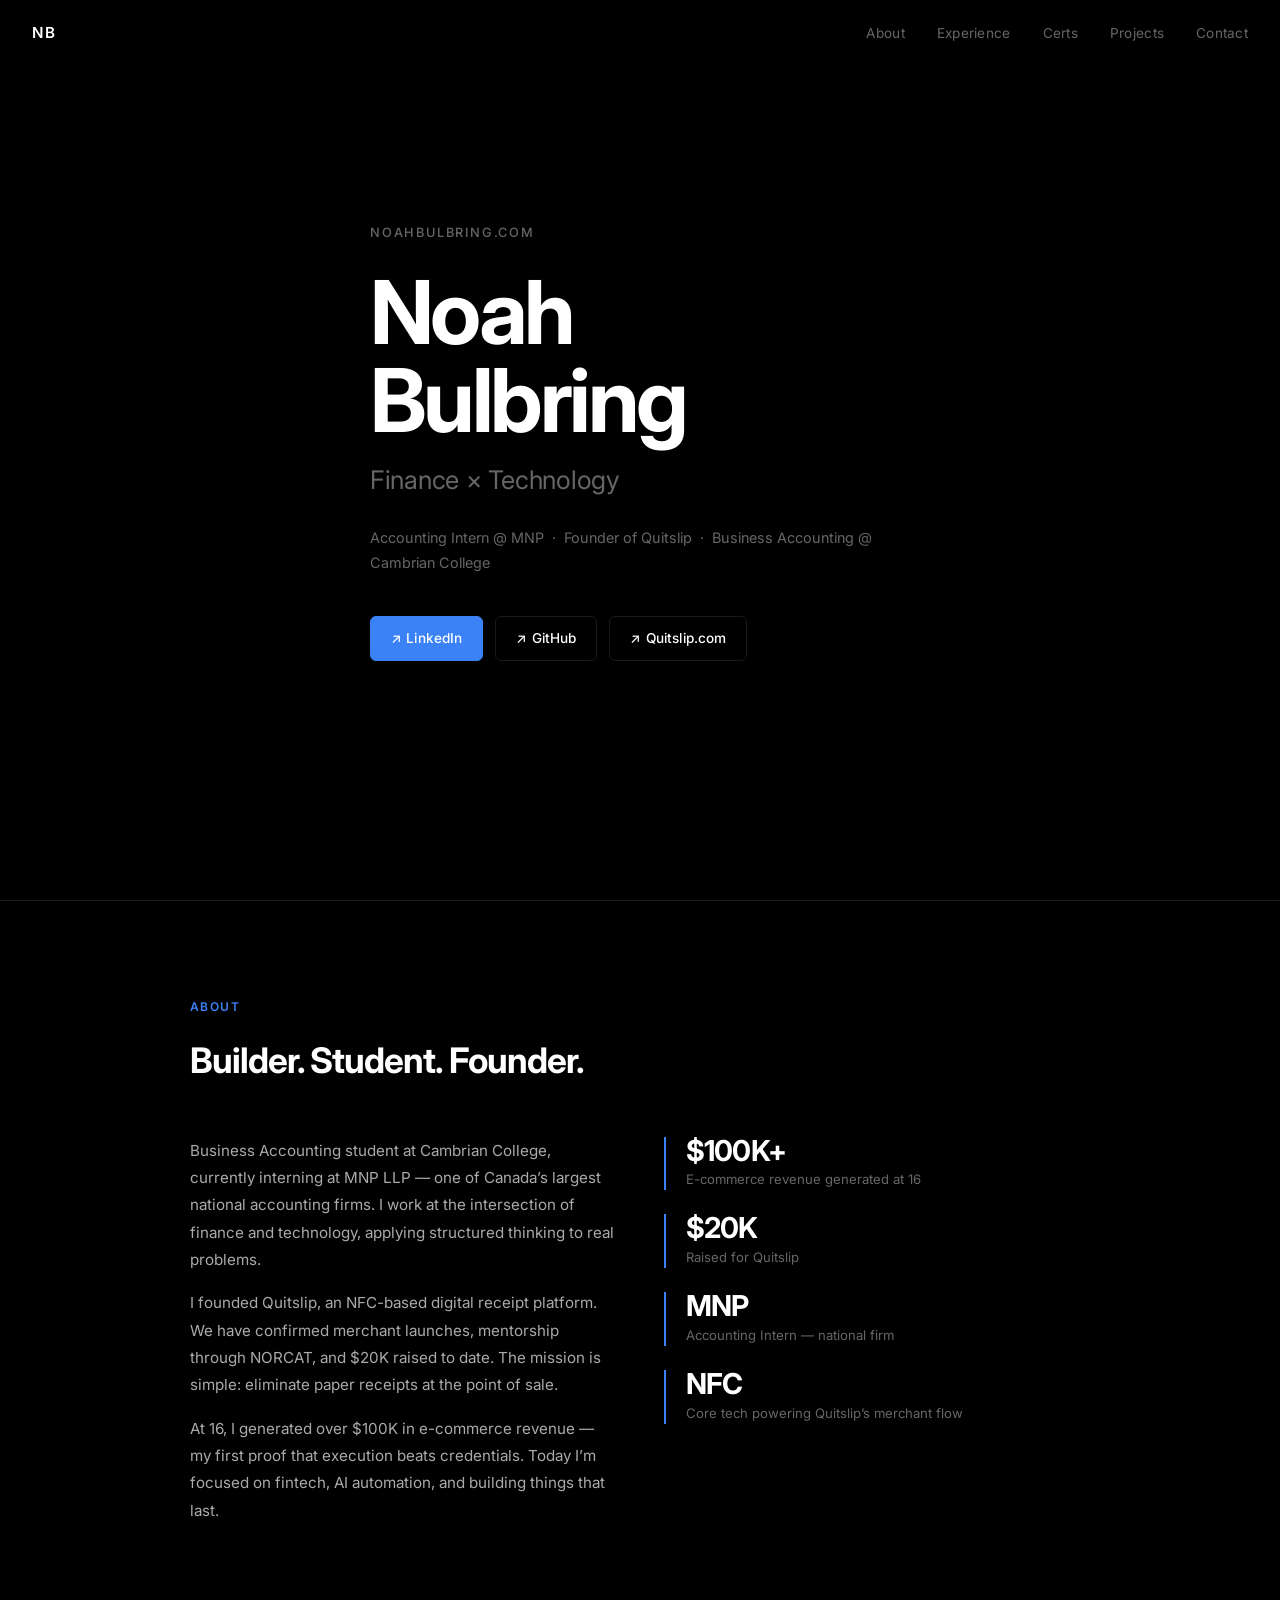
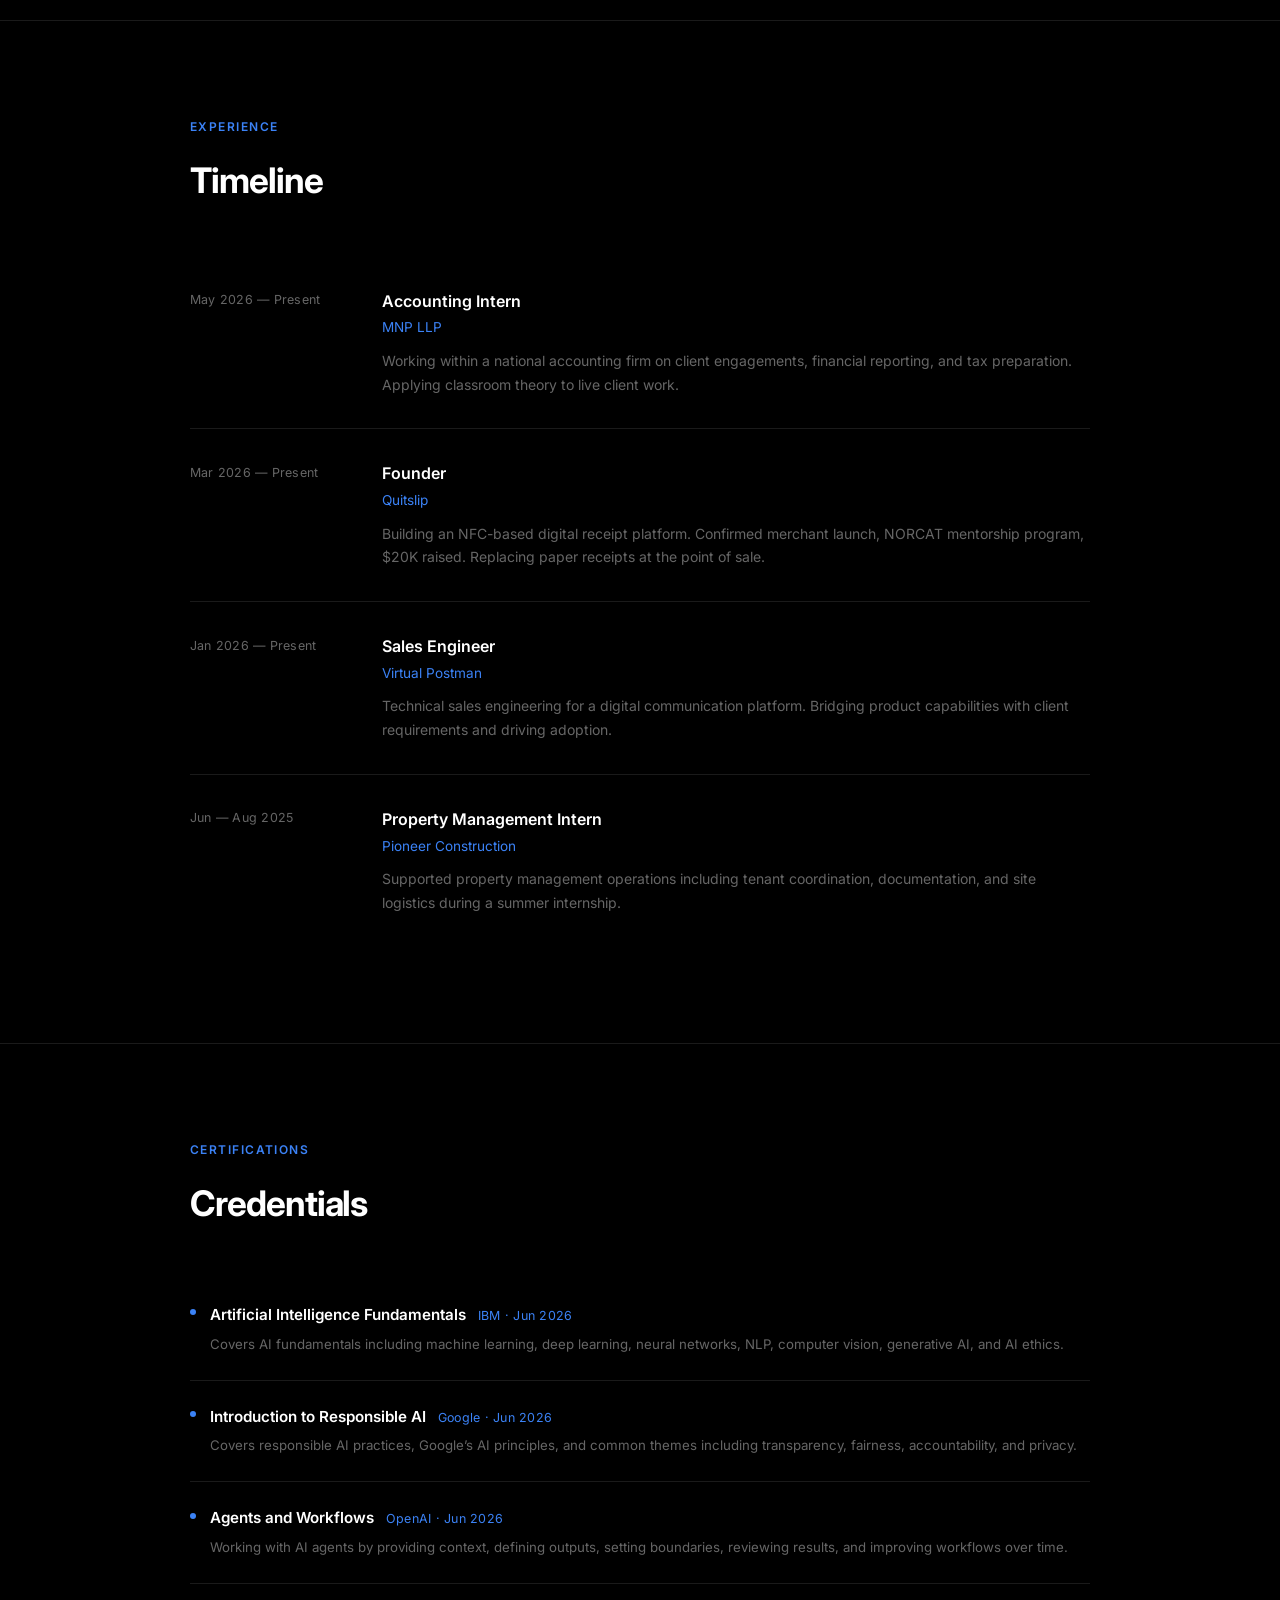
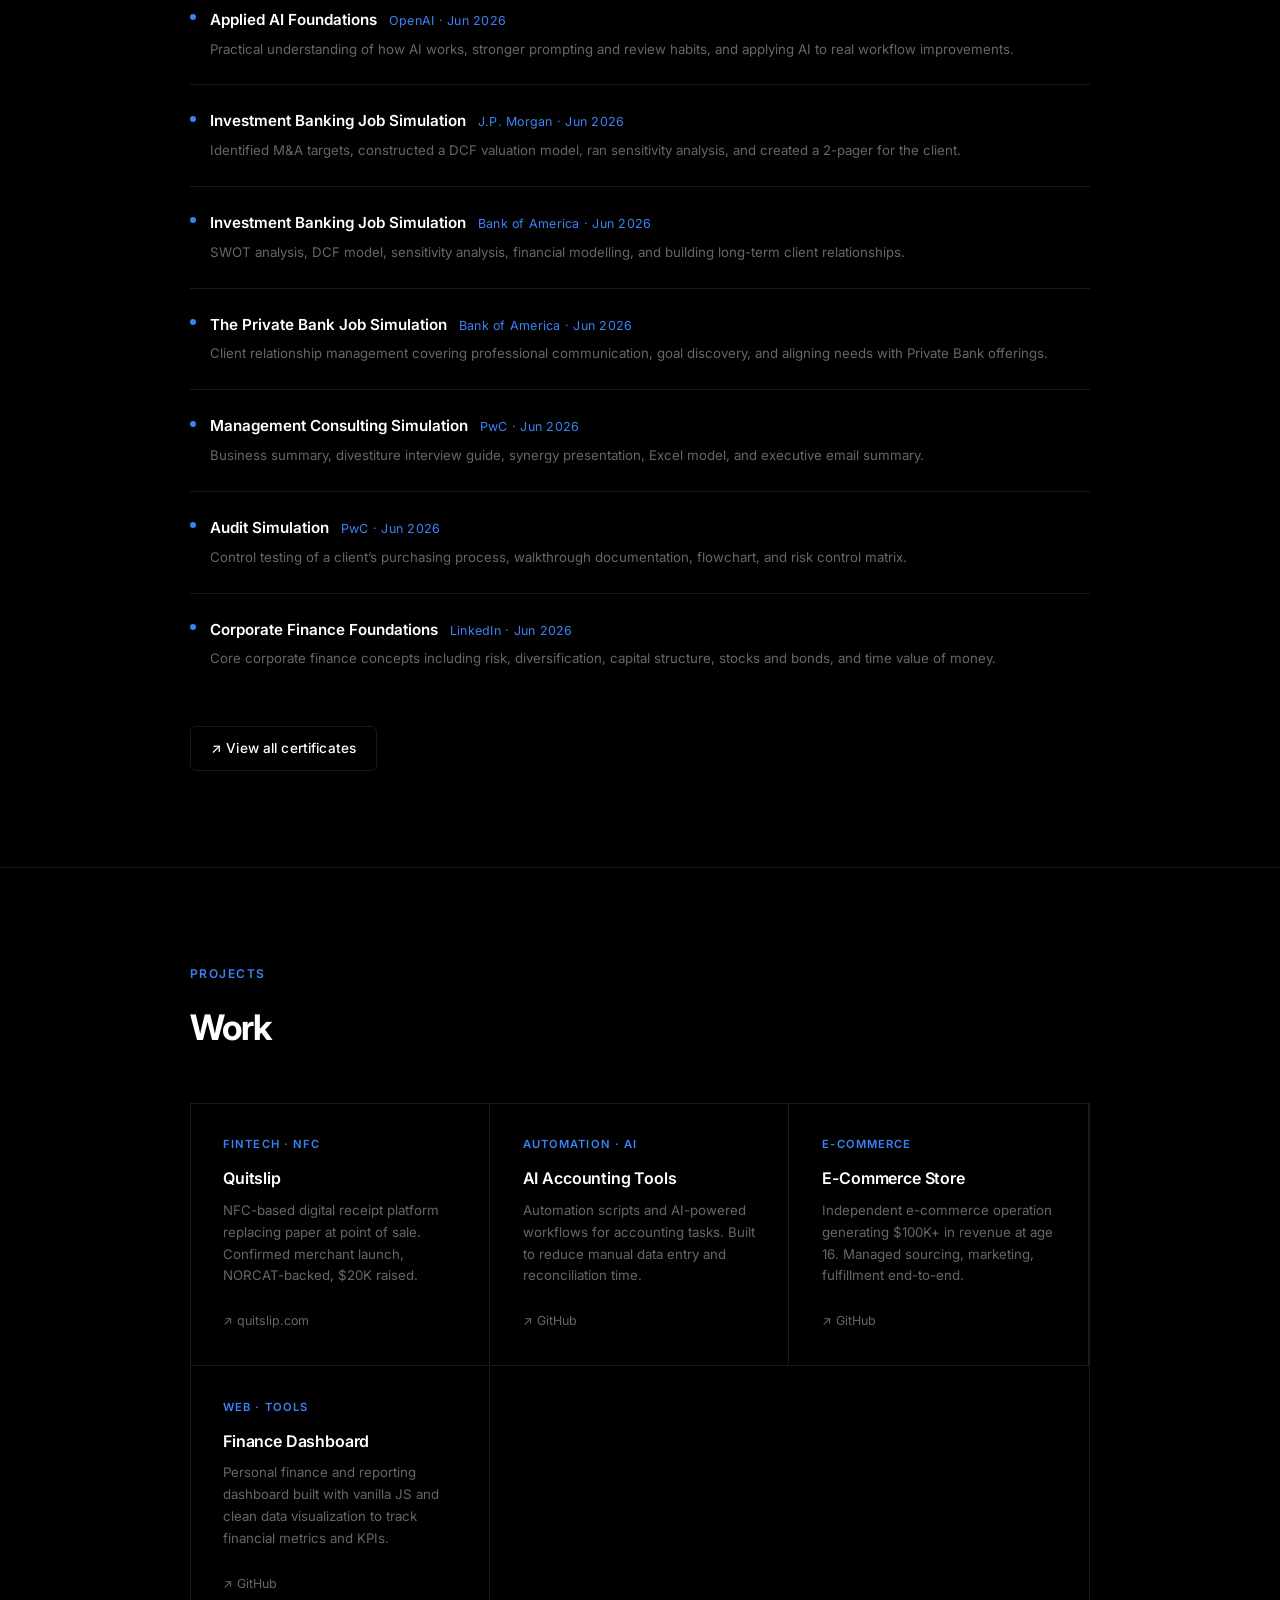
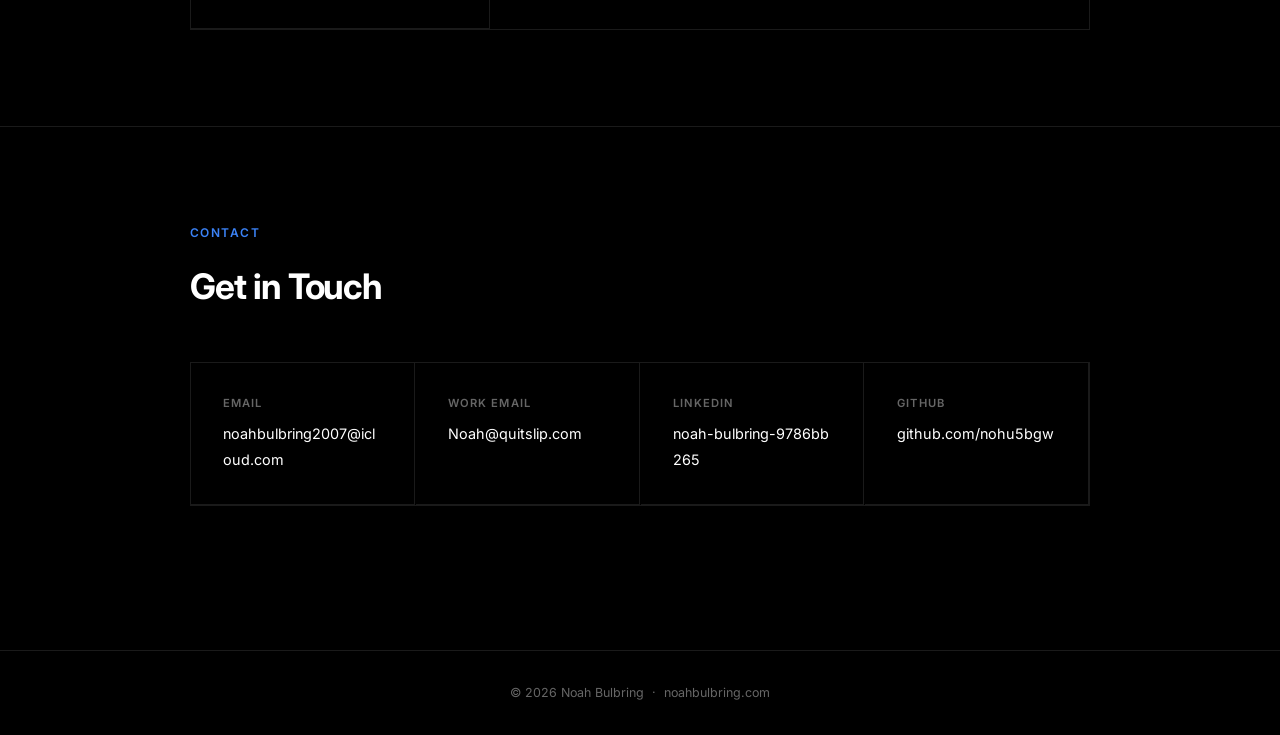
<file: index.html>
<!DOCTYPE html>
<html lang="en">
<head>
  <meta charset="UTF-8" />
  <meta name="viewport" content="width=device-width, initial-scale=1.0" />
  <title>Noah Bulbring — Finance × Technology</title>
  <meta name="description" content="Noah Bulbring — Accounting Intern at MNP, Founder of Quitslip, Business Accounting student at Cambrian College." />
  <link rel="preconnect" href="https://fonts.googleapis.com" />
  <link rel="preconnect" href="https://fonts.gstatic.com" crossorigin />
  <link href="https://fonts.googleapis.com/css2?family=Inter:wght@300;400;500;600;700&display=swap" rel="stylesheet" />
  <link rel="stylesheet" href="style.css" />
</head>
<body>

  <nav id="navbar">
    <a href="#hero" class="nav-logo">NB</a>
    <ul class="nav-links">
      <li><a href="#about">About</a></li>
      <li><a href="#experience">Experience</a></li>
      <li><a href="#certifications">Certs</a></li>
      <li><a href="#projects">Projects</a></li>
      <li><a href="#contact">Contact</a></li>
    </ul>
  </nav>

  <section id="hero">
    <div class="container hero-inner">
      <p class="hero-eyebrow">noahbulbring.com</p>
      <h1>Noah<br>Bulbring</h1>
      <p class="hero-tagline">Finance × Technology</p>
      <p class="hero-sub">Accounting Intern @ MNP &nbsp;·&nbsp; Founder of Quitslip &nbsp;·&nbsp; Business Accounting @ Cambrian College</p>
      <div class="btn-group">
        <a href="https://linkedin.com/in/noah-bulbring-9786bb265" target="_blank" rel="noopener" class="btn btn-primary">↗ LinkedIn</a>
        <a href="https://github.com/nohu5bgw" target="_blank" rel="noopener" class="btn btn-outline">↗ GitHub</a>
        <a href="https://quitslip.com" target="_blank" rel="noopener" class="btn btn-outline">↗ Quitslip.com</a>
      </div>
    </div>
  </section>

  <section id="about">
    <div class="container">
      <p class="section-label fade-in">About</p>
      <h2 class="fade-in">Builder. Student. Founder.</h2>
      <div class="about-grid">
        <div class="about-text fade-in">
          <p>Business Accounting student at Cambrian College, currently interning at MNP LLP — one of Canada’s largest national accounting firms. I work at the intersection of finance and technology, applying structured thinking to real problems.</p>
          <p>I founded Quitslip, an NFC-based digital receipt platform. We have confirmed merchant launches, mentorship through NORCAT, and $20K raised to date. The mission is simple: eliminate paper receipts at the point of sale.</p>
          <p>At 16, I generated over $100K in e-commerce revenue — my first proof that execution beats credentials. Today I’m focused on fintech, AI automation, and building things that last.</p>
        </div>
        <div class="about-stats fade-in">
          <div class="stat"><div class="stat-number">$100K+</div><div class="stat-label">E-commerce revenue generated at 16</div></div>
          <div class="stat"><div class="stat-number">$20K</div><div class="stat-label">Raised for Quitslip</div></div>
          <div class="stat"><div class="stat-number">MNP</div><div class="stat-label">Accounting Intern — national firm</div></div>
          <div class="stat"><div class="stat-number">NFC</div><div class="stat-label">Core tech powering Quitslip’s merchant flow</div></div>
        </div>
      </div>
    </div>
  </section>

  <section id="experience">
    <div class="container">
      <p class="section-label fade-in">Experience</p>
      <h2 class="fade-in">Timeline</h2>
      <div class="timeline">
        <div class="timeline-item fade-in">
          <div class="timeline-date">May 2026 — Present</div>
          <div><div class="timeline-role">Accounting Intern</div><div class="timeline-company">MNP LLP</div><div class="timeline-desc">Working within a national accounting firm on client engagements, financial reporting, and tax preparation. Applying classroom theory to live client work.</div></div>
        </div>
        <div class="timeline-item fade-in">
          <div class="timeline-date">Mar 2026 — Present</div>
          <div><div class="timeline-role">Founder</div><div class="timeline-company">Quitslip</div><div class="timeline-desc">Building an NFC-based digital receipt platform. Confirmed merchant launch, NORCAT mentorship program, $20K raised. Replacing paper receipts at the point of sale.</div></div>
        </div>
        <div class="timeline-item fade-in">
          <div class="timeline-date">Jan 2026 — Present</div>
          <div><div class="timeline-role">Sales Engineer</div><div class="timeline-company">Virtual Postman</div><div class="timeline-desc">Technical sales engineering for a digital communication platform. Bridging product capabilities with client requirements and driving adoption.</div></div>
        </div>
        <div class="timeline-item fade-in">
          <div class="timeline-date">Jun — Aug 2025</div>
          <div><div class="timeline-role">Property Management Intern</div><div class="timeline-company">Pioneer Construction</div><div class="timeline-desc">Supported property management operations including tenant coordination, documentation, and site logistics during a summer internship.</div></div>
        </div>
      </div>
    </div>
  </section>

  <section id="certifications">
    <div class="container">
      <p class="section-label fade-in">Certifications</p>
      <h2 class="fade-in">Credentials</h2>
      <ul class="cert-list fade-in">
        <li><div class="cert-main"><span class="cert-title">Artificial Intelligence Fundamentals</span><span class="cert-issuer">IBM · Jun 2026</span></div><p class="cert-desc">Covers AI fundamentals including machine learning, deep learning, neural networks, NLP, computer vision, generative AI, and AI ethics.</p></li>
        <li><div class="cert-main"><span class="cert-title">Introduction to Responsible AI</span><span class="cert-issuer">Google · Jun 2026</span></div><p class="cert-desc">Covers responsible AI practices, Google’s AI principles, and common themes including transparency, fairness, accountability, and privacy.</p></li>
        <li><div class="cert-main"><span class="cert-title">Agents and Workflows</span><span class="cert-issuer">OpenAI · Jun 2026</span></div><p class="cert-desc">Working with AI agents by providing context, defining outputs, setting boundaries, reviewing results, and improving workflows over time.</p></li>
        <li><div class="cert-main"><span class="cert-title">Applied AI Foundations</span><span class="cert-issuer">OpenAI · Jun 2026</span></div><p class="cert-desc">Practical understanding of how AI works, stronger prompting and review habits, and applying AI to real workflow improvements.</p></li>
        <li><div class="cert-main"><span class="cert-title">Investment Banking Job Simulation</span><span class="cert-issuer">J.P. Morgan · Jun 2026</span></div><p class="cert-desc">Identified M&amp;A targets, constructed a DCF valuation model, ran sensitivity analysis, and created a 2-pager for the client.</p></li>
        <li><div class="cert-main"><span class="cert-title">Investment Banking Job Simulation</span><span class="cert-issuer">Bank of America · Jun 2026</span></div><p class="cert-desc">SWOT analysis, DCF model, sensitivity analysis, financial modelling, and building long-term client relationships.</p></li>
        <li><div class="cert-main"><span class="cert-title">The Private Bank Job Simulation</span><span class="cert-issuer">Bank of America · Jun 2026</span></div><p class="cert-desc">Client relationship management covering professional communication, goal discovery, and aligning needs with Private Bank offerings.</p></li>
        <li><div class="cert-main"><span class="cert-title">Management Consulting Simulation</span><span class="cert-issuer">PwC · Jun 2026</span></div><p class="cert-desc">Business summary, divestiture interview guide, synergy presentation, Excel model, and executive email summary.</p></li>
        <li><div class="cert-main"><span class="cert-title">Audit Simulation</span><span class="cert-issuer">PwC · Jun 2026</span></div><p class="cert-desc">Control testing of a client’s purchasing process, walkthrough documentation, flowchart, and risk control matrix.</p></li>
        <li><div class="cert-main"><span class="cert-title">Corporate Finance Foundations</span><span class="cert-issuer">LinkedIn · Jun 2026</span></div><p class="cert-desc">Core corporate finance concepts including risk, diversification, capital structure, stocks and bonds, and time value of money.</p></li>
      </ul>
      <div style="margin-top:2rem">
        <a href="certifications.html" class="btn btn-outline">↗ View all certificates</a>
      </div>
    </div>
  </section>

  <section id="projects">
    <div class="container">
      <p class="section-label fade-in">Projects</p>
      <h2 class="fade-in">Work</h2>
      <div class="project-grid fade-in">
        <a href="https://quitslip.com" target="_blank" rel="noopener" class="project-card">
          <div class="project-tag">Fintech · NFC</div>
          <div class="project-title">Quitslip</div>
          <div class="project-desc">NFC-based digital receipt platform replacing paper at point of sale. Confirmed merchant launch, NORCAT-backed, $20K raised.</div>
          <span class="project-link">↗ quitslip.com</span>
        </a>
        <a href="https://github.com/nohu5bgw" target="_blank" rel="noopener" class="project-card">
          <div class="project-tag">Automation · AI</div>
          <div class="project-title">AI Accounting Tools</div>
          <div class="project-desc">Automation scripts and AI-powered workflows for accounting tasks. Built to reduce manual data entry and reconciliation time.</div>
          <span class="project-link">↗ GitHub</span>
        </a>
        <a href="https://github.com/nohu5bgw" target="_blank" rel="noopener" class="project-card">
          <div class="project-tag">E-commerce</div>
          <div class="project-title">E-Commerce Store</div>
          <div class="project-desc">Independent e-commerce operation generating $100K+ in revenue at age 16. Managed sourcing, marketing, fulfillment end-to-end.</div>
          <span class="project-link">↗ GitHub</span>
        </a>
        <a href="https://github.com/nohu5bgw" target="_blank" rel="noopener" class="project-card">
          <div class="project-tag">Web · Tools</div>
          <div class="project-title">Finance Dashboard</div>
          <div class="project-desc">Personal finance and reporting dashboard built with vanilla JS and clean data visualization to track financial metrics and KPIs.</div>
          <span class="project-link">↗ GitHub</span>
        </a>
      </div>
    </div>
  </section>

  <section id="contact">
    <div class="container">
      <p class="section-label fade-in">Contact</p>
      <h2 class="fade-in">Get in Touch</h2>
      <div class="contact-grid fade-in">
        <div class="contact-item"><div class="contact-label">Email</div><a href="mailto:noahbulbring2007@icloud.com" class="contact-value">noahbulbring2007@icloud.com</a></div>
        <div class="contact-item"><div class="contact-label">Work Email</div><a href="mailto:Noah@quitslip.com" class="contact-value">Noah@quitslip.com</a></div>
        <div class="contact-item"><div class="contact-label">LinkedIn</div><a href="https://linkedin.com/in/noah-bulbring-9786bb265" target="_blank" rel="noopener" class="contact-value">noah-bulbring-9786bb265</a></div>
        <div class="contact-item"><div class="contact-label">GitHub</div><a href="https://github.com/nohu5bgw" target="_blank" rel="noopener" class="contact-value">github.com/nohu5bgw</a></div>
      </div>
    </div>
  </section>

  <footer>
    <p>© 2026 Noah Bulbring &nbsp;·&nbsp; noahbulbring.com</p>
  </footer>

  <script>
    const navbar = document.getElementById('navbar');
    window.addEventListener('scroll', () => {
      navbar.classList.toggle('scrolled', window.scrollY > 40);
    }, { passive: true });
    const observer = new IntersectionObserver((entries) => {
      entries.forEach(e => {
        if (e.isIntersecting) { e.target.classList.add('visible'); observer.unobserve(e.target); }
      });
    }, { threshold: 0.12 });
    document.querySelectorAll('.fade-in').forEach(el => observer.observe(el));
  </script>

</body>
</html>
</file>
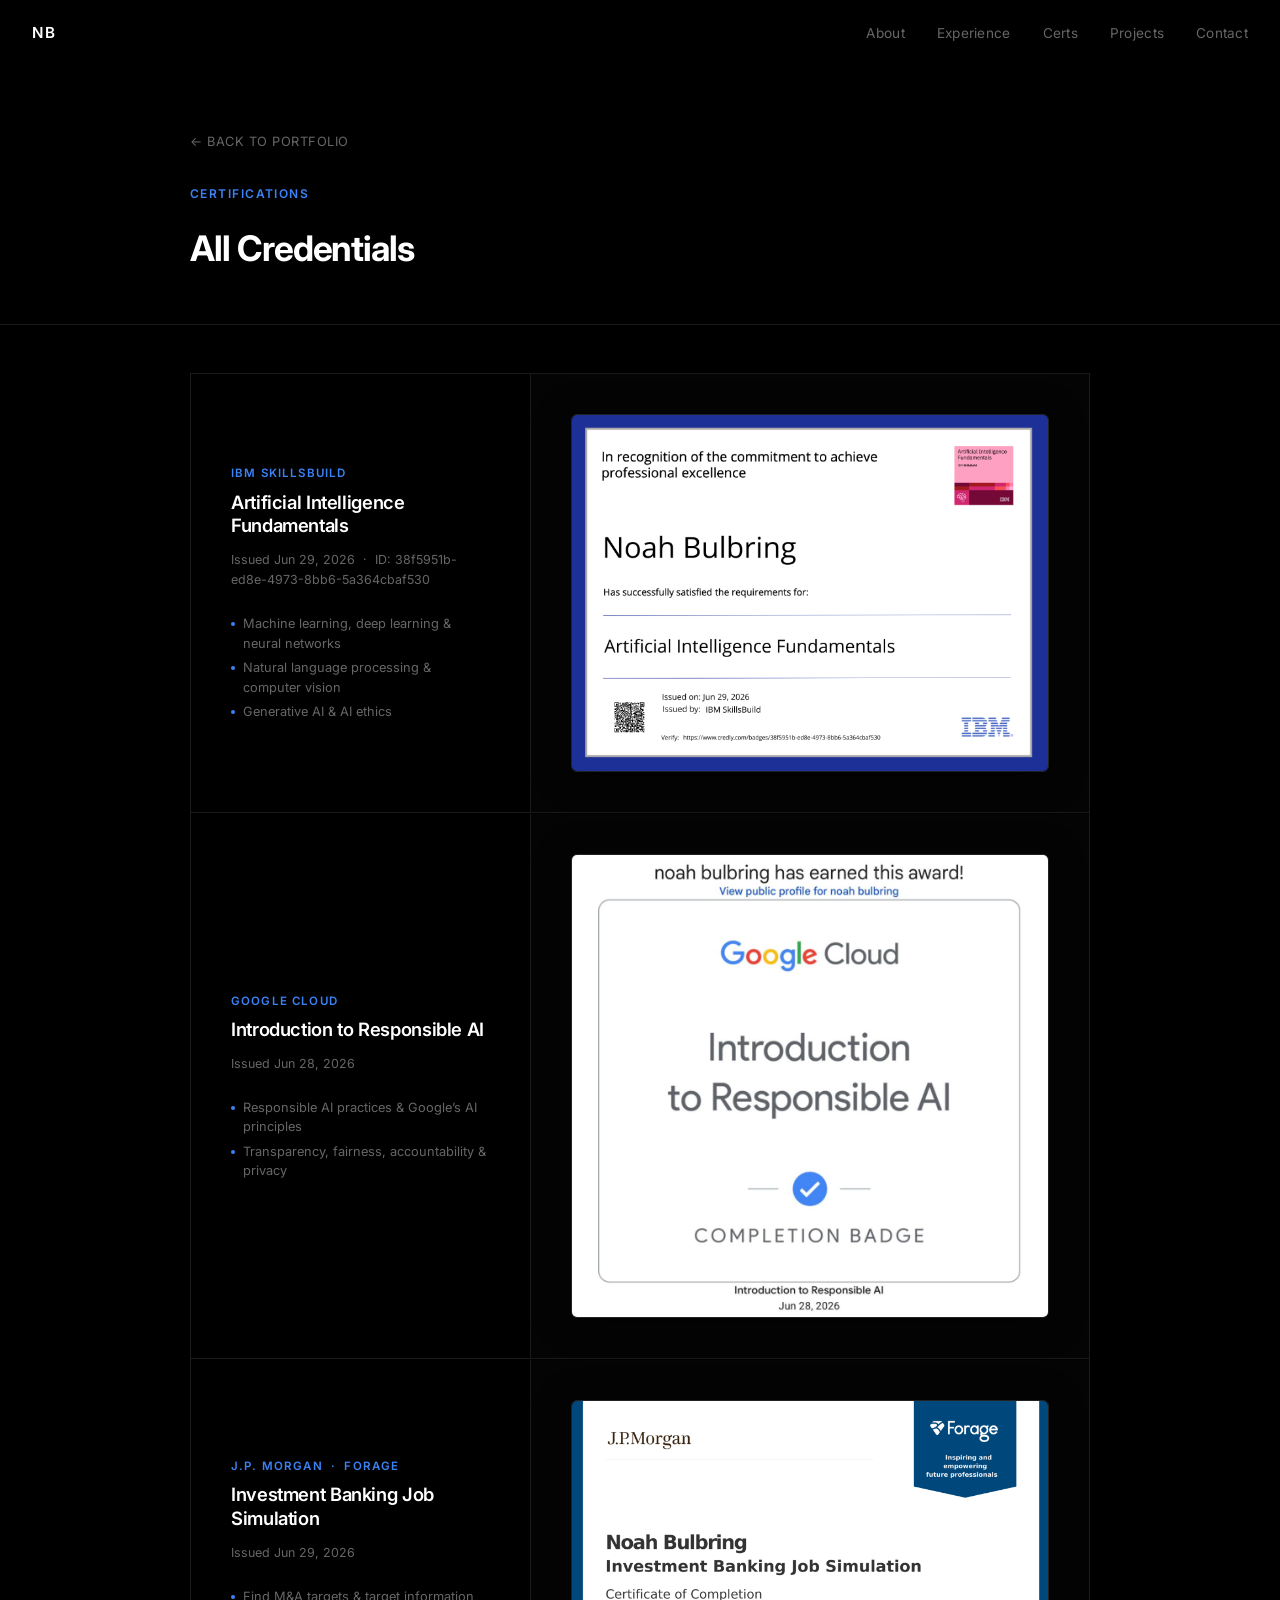
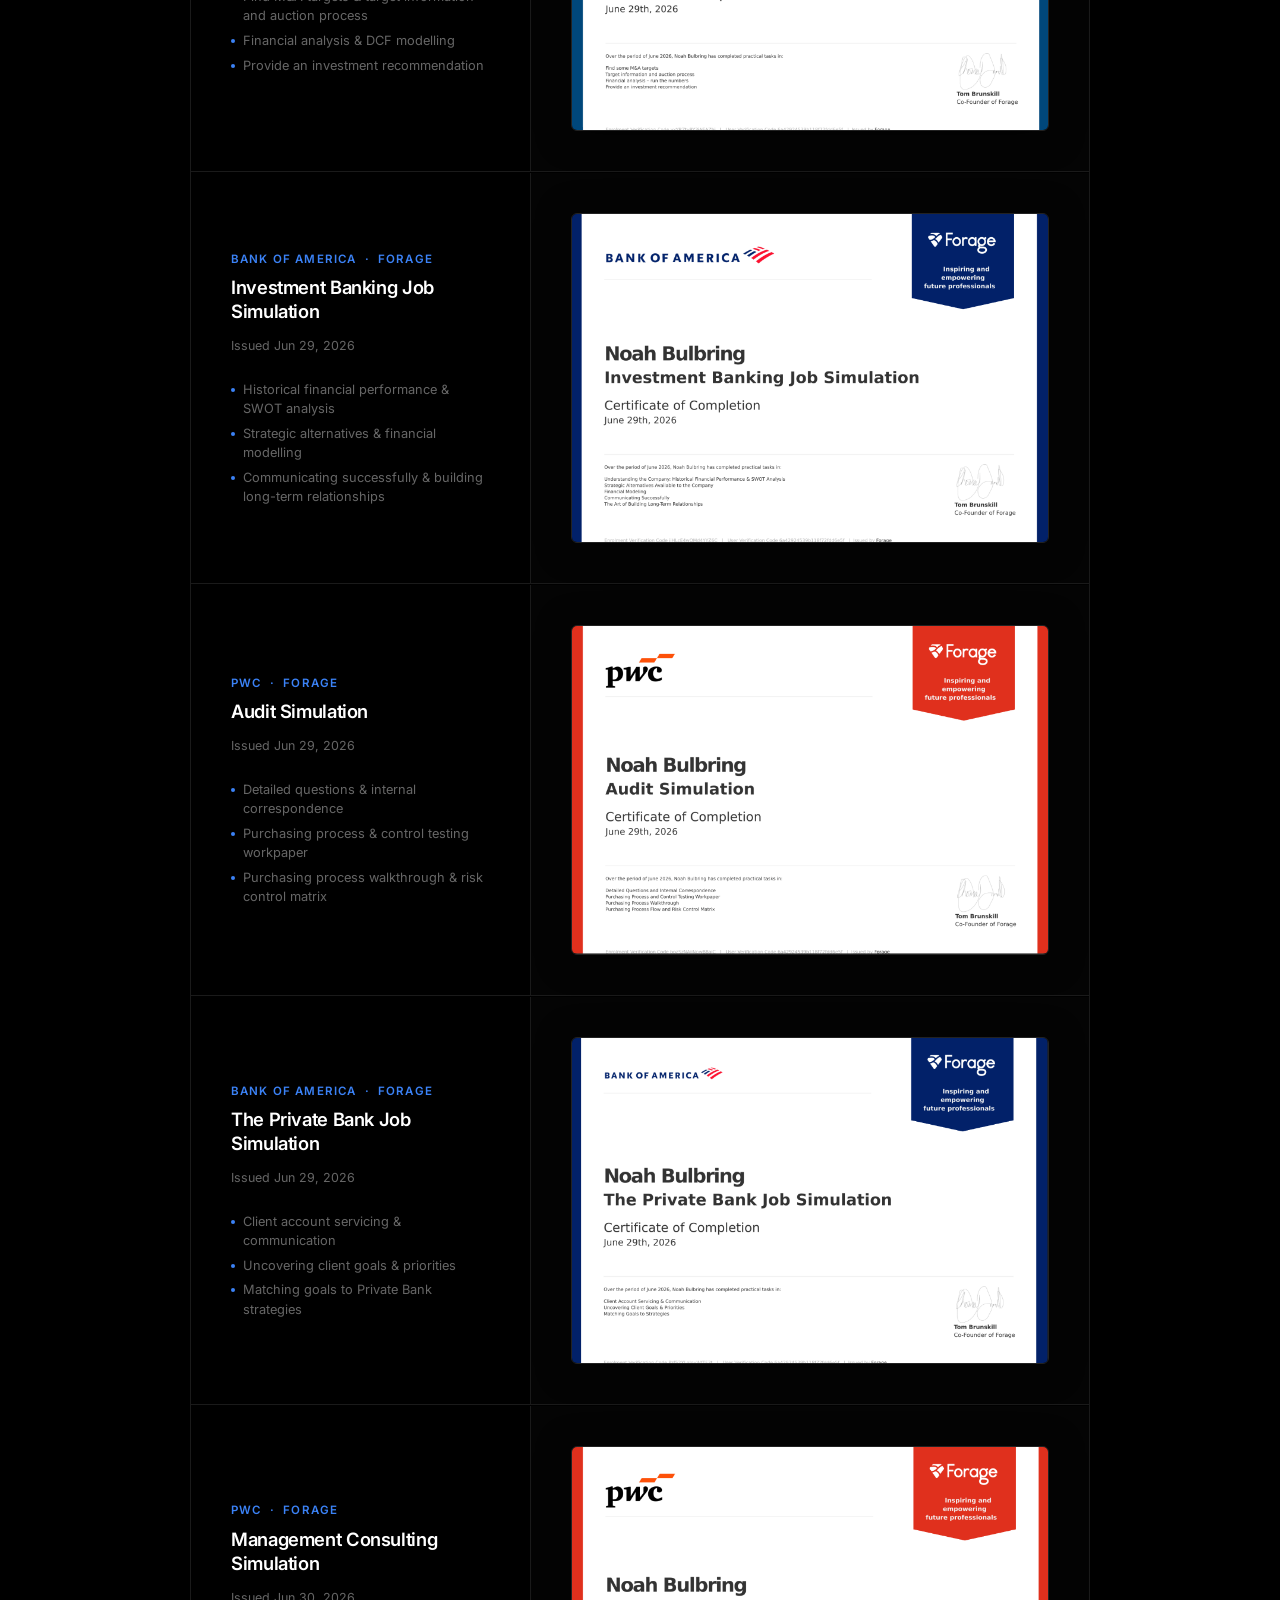
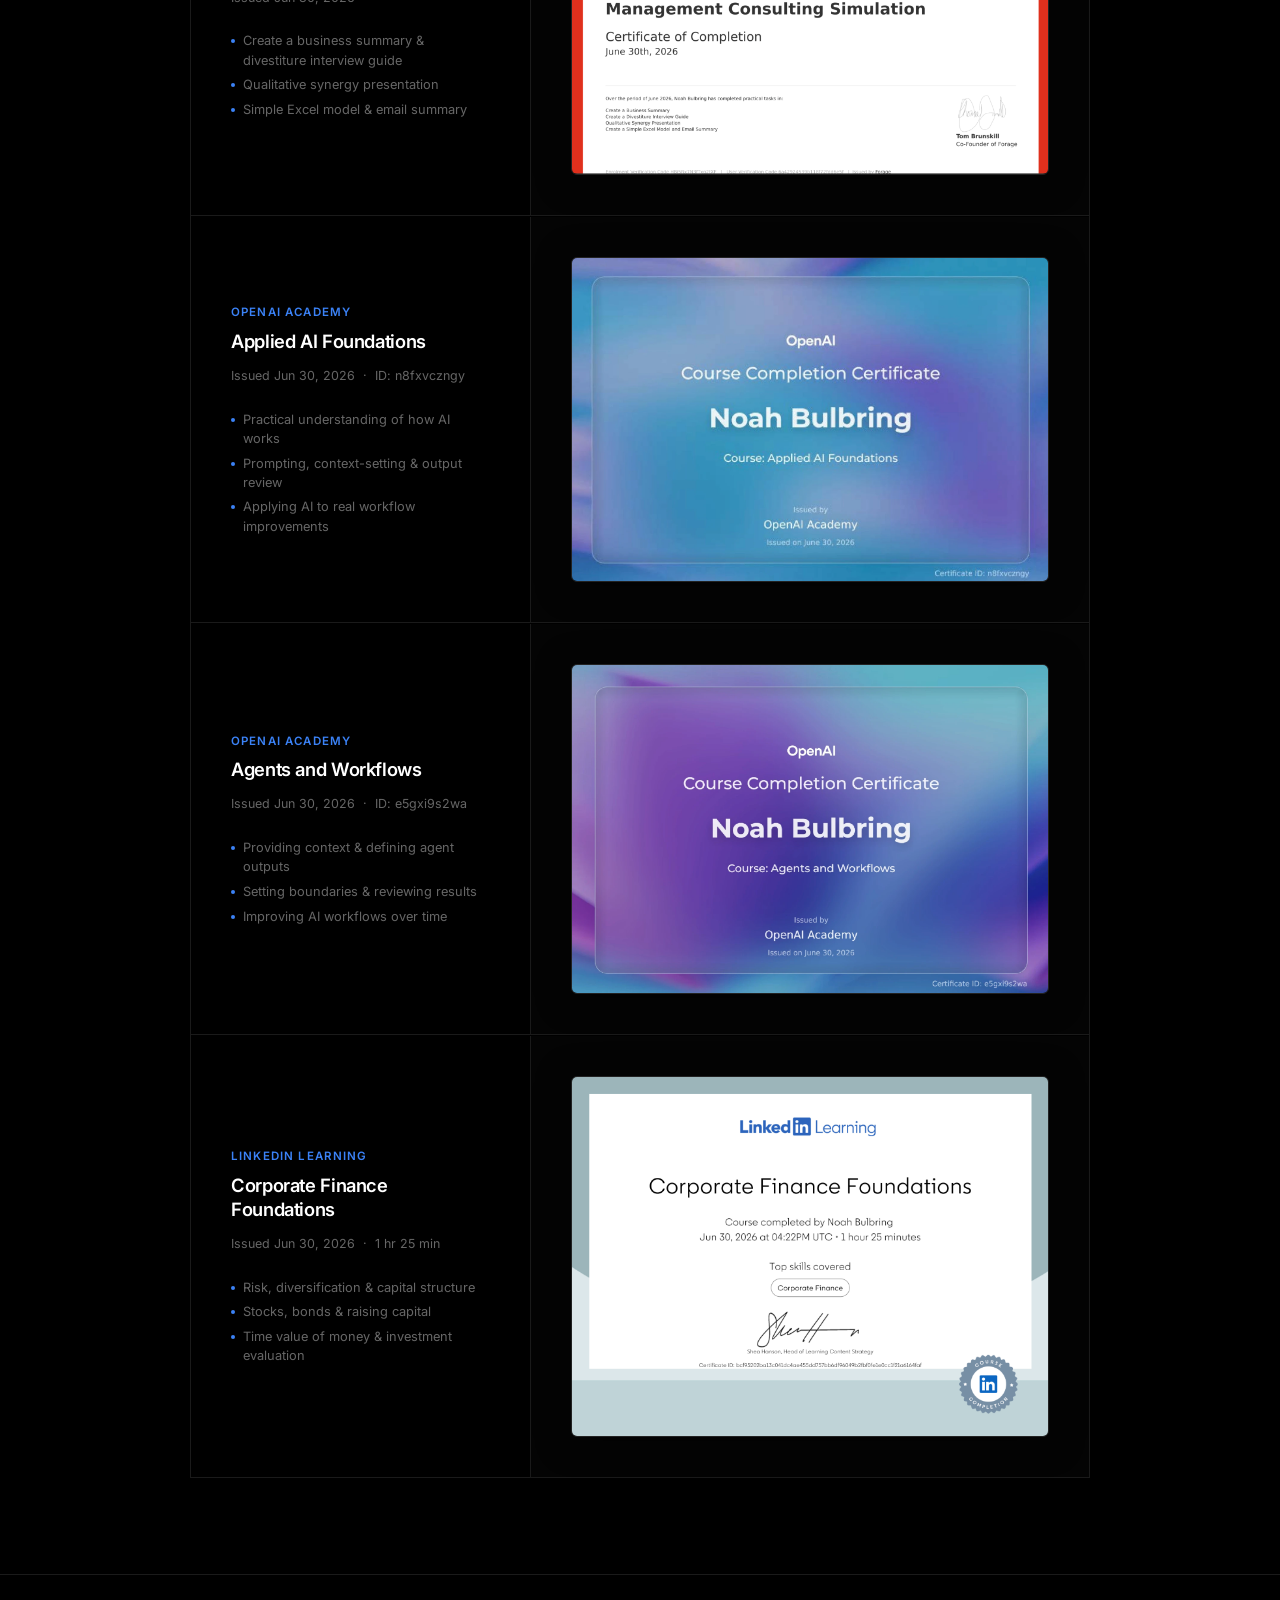
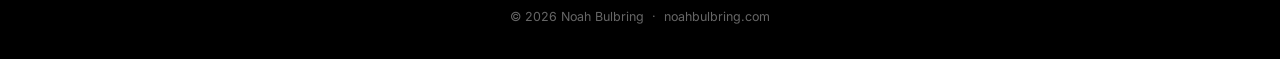
<file: certifications.html>
<!DOCTYPE html>
<html lang="en">
<head>
  <meta charset="UTF-8" />
  <meta name="viewport" content="width=device-width, initial-scale=1.0" />
  <title>Certifications — Noah Bulbring</title>
  <meta name="description" content="Certifications earned by Noah Bulbring in finance, AI, and consulting." />
  <link rel="preconnect" href="https://fonts.googleapis.com" />
  <link rel="preconnect" href="https://fonts.gstatic.com" crossorigin />
  <link href="https://fonts.googleapis.com/css2?family=Inter:wght@300;400;500;600;700&display=swap" rel="stylesheet" />
  <link rel="stylesheet" href="style.css" />
  <style>
    .page-header {
      padding: 8rem 2rem 3rem;
      border-bottom: 1px solid var(--border);
    }
    .back-link {
      display: inline-flex;
      align-items: center;
      gap: 0.4rem;
      font-size: 0.8rem;
      color: var(--muted);
      text-decoration: none;
      letter-spacing: 0.04em;
      text-transform: uppercase;
      margin-bottom: 2rem;
      transition: color 0.2s;
    }
    .back-link:hover { color: var(--text); }
    .certs-page { padding: 3rem 2rem 6rem; }
    .cert-cards { display: flex; flex-direction: column; gap: 1px; border: 1px solid var(--border); }
    .cert-card {
      display: grid;
      grid-template-columns: 340px 1fr;
      border-bottom: 1px solid var(--border);
      transition: background 0.2s;
    }
    .cert-card:last-child { border-bottom: none; }
    .cert-card:hover { background: #060606; }
    .cert-info {
      padding: 2.5rem;
      border-right: 1px solid var(--border);
      display: flex;
      flex-direction: column;
      justify-content: center;
      gap: 0.5rem;
    }
    .cert-card-issuer {
      font-size: 0.72rem;
      font-weight: 600;
      letter-spacing: 0.1em;
      text-transform: uppercase;
      color: var(--accent);
    }
    .cert-card-title {
      font-size: 1.15rem;
      font-weight: 600;
      letter-spacing: -0.02em;
      line-height: 1.3;
    }
    .cert-card-date {
      font-size: 0.78rem;
      color: var(--muted);
      margin-top: 0.25rem;
    }
    .cert-tasks {
      margin-top: 1rem;
      display: flex;
      flex-direction: column;
      gap: 0.35rem;
    }
    .cert-tasks span {
      font-size: 0.8rem;
      color: var(--muted);
      display: flex;
      align-items: flex-start;
      gap: 0.5rem;
      line-height: 1.5;
    }
    .cert-tasks span::before {
      content: '';
      width: 4px;
      height: 4px;
      border-radius: 50%;
      background: var(--accent);
      flex-shrink: 0;
      margin-top: 0.5rem;
    }
    .cert-image-wrap {
      padding: 2.5rem;
      display: flex;
      align-items: center;
      justify-content: center;
      background: #040404;
    }
    .cert-image-wrap img {
      width: 100%;
      max-width: 700px;
      border-radius: 6px;
      border: 1px solid #222;
      display: block;
      box-shadow: 0 4px 32px rgba(0,0,0,0.5);
    }
    @media (max-width: 800px) {
      .cert-card { grid-template-columns: 1fr; }
      .cert-info { border-right: none; border-bottom: 1px solid var(--border); }
      .page-header { padding: 6rem 1.25rem 2rem; }
      .certs-page { padding: 2rem 1.25rem 4rem; }
    }
  </style>
</head>
<body>

  <nav id="navbar" class="scrolled">
    <a href="index.html" class="nav-logo">NB</a>
    <ul class="nav-links">
      <li><a href="index.html#about">About</a></li>
      <li><a href="index.html#experience">Experience</a></li>
      <li><a href="index.html#certifications">Certs</a></li>
      <li><a href="index.html#projects">Projects</a></li>
      <li><a href="index.html#contact">Contact</a></li>
    </ul>
  </nav>

  <div class="page-header">
    <div class="container">
      <a href="index.html#certifications" class="back-link">← Back to portfolio</a>
      <p class="section-label">Certifications</p>
      <h2 style="margin-bottom:0">All Credentials</h2>
    </div>
  </div>

  <div class="certs-page">
    <div class="container">
      <div class="cert-cards">

        <div class="cert-card">
          <div class="cert-info">
            <div class="cert-card-issuer">IBM SkillsBuild</div>
            <div class="cert-card-title">Artificial Intelligence Fundamentals</div>
            <div class="cert-card-date">Issued Jun 29, 2026 &nbsp;·&nbsp; ID: 38f5951b-ed8e-4973-8bb6-5a364cbaf530</div>
            <div class="cert-tasks">
              <span>Machine learning, deep learning &amp; neural networks</span>
              <span>Natural language processing &amp; computer vision</span>
              <span>Generative AI &amp; AI ethics</span>
            </div>
          </div>
          <div class="cert-image-wrap">
            <img src="image-1782856107630.png" alt="IBM AI Fundamentals Certificate" />
          </div>
        </div>

        <div class="cert-card">
          <div class="cert-info">
            <div class="cert-card-issuer">Google Cloud</div>
            <div class="cert-card-title">Introduction to Responsible AI</div>
            <div class="cert-card-date">Issued Jun 28, 2026</div>
            <div class="cert-tasks">
              <span>Responsible AI practices &amp; Google’s AI principles</span>
              <span>Transparency, fairness, accountability &amp; privacy</span>
            </div>
          </div>
          <div class="cert-image-wrap">
            <img src="image-1782856117085.png" alt="Google Responsible AI Certificate" />
          </div>
        </div>

        <div class="cert-card">
          <div class="cert-info">
            <div class="cert-card-issuer">J.P. Morgan &nbsp;·&nbsp; Forage</div>
            <div class="cert-card-title">Investment Banking Job Simulation</div>
            <div class="cert-card-date">Issued Jun 29, 2026</div>
            <div class="cert-tasks">
              <span>Find M&amp;A targets &amp; target information and auction process</span>
              <span>Financial analysis &amp; DCF modelling</span>
              <span>Provide an investment recommendation</span>
            </div>
          </div>
          <div class="cert-image-wrap">
            <img src="image-1782856120895.png" alt="J.P. Morgan Investment Banking Certificate" />
          </div>
        </div>

        <div class="cert-card">
          <div class="cert-info">
            <div class="cert-card-issuer">Bank of America &nbsp;·&nbsp; Forage</div>
            <div class="cert-card-title">Investment Banking Job Simulation</div>
            <div class="cert-card-date">Issued Jun 29, 2026</div>
            <div class="cert-tasks">
              <span>Historical financial performance &amp; SWOT analysis</span>
              <span>Strategic alternatives &amp; financial modelling</span>
              <span>Communicating successfully &amp; building long-term relationships</span>
            </div>
          </div>
          <div class="cert-image-wrap">
            <img src="image-1782856124737.png" alt="Bank of America Investment Banking Certificate" />
          </div>
        </div>

        <div class="cert-card">
          <div class="cert-info">
            <div class="cert-card-issuer">PwC &nbsp;·&nbsp; Forage</div>
            <div class="cert-card-title">Audit Simulation</div>
            <div class="cert-card-date">Issued Jun 29, 2026</div>
            <div class="cert-tasks">
              <span>Detailed questions &amp; internal correspondence</span>
              <span>Purchasing process &amp; control testing workpaper</span>
              <span>Purchasing process walkthrough &amp; risk control matrix</span>
            </div>
          </div>
          <div class="cert-image-wrap">
            <img src="image-1782856128287.png" alt="PwC Audit Simulation Certificate" />
          </div>
        </div>

        <div class="cert-card">
          <div class="cert-info">
            <div class="cert-card-issuer">Bank of America &nbsp;·&nbsp; Forage</div>
            <div class="cert-card-title">The Private Bank Job Simulation</div>
            <div class="cert-card-date">Issued Jun 29, 2026</div>
            <div class="cert-tasks">
              <span>Client account servicing &amp; communication</span>
              <span>Uncovering client goals &amp; priorities</span>
              <span>Matching goals to Private Bank strategies</span>
            </div>
          </div>
          <div class="cert-image-wrap">
            <img src="image-1782856136213.png" alt="Bank of America Private Bank Certificate" />
          </div>
        </div>

        <div class="cert-card">
          <div class="cert-info">
            <div class="cert-card-issuer">PwC &nbsp;·&nbsp; Forage</div>
            <div class="cert-card-title">Management Consulting Simulation</div>
            <div class="cert-card-date">Issued Jun 30, 2026</div>
            <div class="cert-tasks">
              <span>Create a business summary &amp; divestiture interview guide</span>
              <span>Qualitative synergy presentation</span>
              <span>Simple Excel model &amp; email summary</span>
            </div>
          </div>
          <div class="cert-image-wrap">
            <img src="image-1782856139629.png" alt="PwC Management Consulting Certificate" />
          </div>
        </div>

        <div class="cert-card">
          <div class="cert-info">
            <div class="cert-card-issuer">OpenAI Academy</div>
            <div class="cert-card-title">Applied AI Foundations</div>
            <div class="cert-card-date">Issued Jun 30, 2026 &nbsp;·&nbsp; ID: n8fxvczngy</div>
            <div class="cert-tasks">
              <span>Practical understanding of how AI works</span>
              <span>Prompting, context-setting &amp; output review</span>
              <span>Applying AI to real workflow improvements</span>
            </div>
          </div>
          <div class="cert-image-wrap">
            <img src="image-1782856143013.webp" alt="OpenAI Applied AI Foundations Certificate" />
          </div>
        </div>

        <div class="cert-card">
          <div class="cert-info">
            <div class="cert-card-issuer">OpenAI Academy</div>
            <div class="cert-card-title">Agents and Workflows</div>
            <div class="cert-card-date">Issued Jun 30, 2026 &nbsp;·&nbsp; ID: e5gxi9s2wa</div>
            <div class="cert-tasks">
              <span>Providing context &amp; defining agent outputs</span>
              <span>Setting boundaries &amp; reviewing results</span>
              <span>Improving AI workflows over time</span>
            </div>
          </div>
          <div class="cert-image-wrap">
            <img src="image-1782856146020.webp" alt="OpenAI Agents and Workflows Certificate" />
          </div>
        </div>

        <div class="cert-card">
          <div class="cert-info">
            <div class="cert-card-issuer">LinkedIn Learning</div>
            <div class="cert-card-title">Corporate Finance Foundations</div>
            <div class="cert-card-date">Issued Jun 30, 2026 &nbsp;·&nbsp; 1 hr 25 min</div>
            <div class="cert-tasks">
              <span>Risk, diversification &amp; capital structure</span>
              <span>Stocks, bonds &amp; raising capital</span>
              <span>Time value of money &amp; investment evaluation</span>
            </div>
          </div>
          <div class="cert-image-wrap">
            <img src="image-1782856148868.png" alt="LinkedIn Corporate Finance Foundations Certificate" />
          </div>
        </div>

      </div>
    </div>
  </div>

  <footer>
    <p>© 2026 Noah Bulbring &nbsp;·&nbsp; noahbulbring.com</p>
  </footer>

  <script>
    const navbar = document.getElementById('navbar');
    window.addEventListener('scroll', () => {
      navbar.classList.toggle('scrolled', window.scrollY > 40);
    }, { passive: true });
  </script>

</body>
</html>
</file>
<file: style.css>
*, *::before, *::after { box-sizing: border-box; margin: 0; padding: 0; }

:root {
  --bg: #000;
  --border: #1a1a1a;
  --text: #fff;
  --muted: #666;
  --accent: #3b82f6;
  --accent-dim: rgba(59,130,246,0.12);
}

html { scroll-behavior: smooth; }

body {
  background: var(--bg);
  color: var(--text);
  font-family: 'Inter', system-ui, sans-serif;
  font-size: 16px;
  line-height: 1.6;
  -webkit-font-smoothing: antialiased;
}

nav {
  position: fixed;
  top: 0; left: 0; right: 0;
  z-index: 100;
  display: flex;
  justify-content: space-between;
  align-items: center;
  padding: 1.25rem 2rem;
  border-bottom: 1px solid transparent;
  transition: border-color 0.3s, background 0.3s;
}
nav.scrolled {
  background: rgba(0,0,0,0.9);
  backdrop-filter: blur(12px);
  border-color: var(--border);
}
.nav-logo {
  font-size: 0.95rem;
  font-weight: 600;
  letter-spacing: 0.04em;
  text-transform: uppercase;
  color: var(--text);
  text-decoration: none;
}
.nav-links { display: flex; gap: 2rem; list-style: none; }
.nav-links a {
  color: var(--muted);
  text-decoration: none;
  font-size: 0.85rem;
  letter-spacing: 0.02em;
  transition: color 0.2s;
}
.nav-links a:hover { color: var(--text); }

section { padding: 6rem 2rem; }
.container { max-width: 900px; margin: 0 auto; }

.section-label {
  font-size: 0.75rem;
  font-weight: 600;
  letter-spacing: 0.12em;
  text-transform: uppercase;
  color: var(--accent);
  margin-bottom: 1rem;
}
h2 {
  font-size: clamp(1.6rem, 4vw, 2.2rem);
  font-weight: 700;
  letter-spacing: -0.03em;
  margin-bottom: 3rem;
}

#hero {
  min-height: 100vh;
  display: flex;
  align-items: center;
  padding-top: 5rem;
}
.hero-eyebrow {
  font-size: 0.8rem;
  font-weight: 500;
  letter-spacing: 0.14em;
  text-transform: uppercase;
  color: var(--muted);
  margin-bottom: 1.5rem;
}
h1 {
  font-size: clamp(2.8rem, 8vw, 5.5rem);
  font-weight: 700;
  letter-spacing: -0.04em;
  line-height: 1;
  margin-bottom: 1rem;
}
.hero-tagline {
  font-size: clamp(1.1rem, 3vw, 1.6rem);
  font-weight: 400;
  color: var(--muted);
  letter-spacing: -0.01em;
  margin-bottom: 1.5rem;
}
.hero-sub {
  font-size: 0.9rem;
  color: var(--muted);
  line-height: 1.8;
  margin-bottom: 2.5rem;
  max-width: 540px;
}
.btn-group { display: flex; flex-wrap: wrap; gap: 0.75rem; }
.btn {
  display: inline-flex;
  align-items: center;
  gap: 0.4rem;
  padding: 0.65rem 1.25rem;
  font-size: 0.85rem;
  font-weight: 500;
  border-radius: 6px;
  text-decoration: none;
  transition: background 0.2s, color 0.2s, border-color 0.2s;
  letter-spacing: 0.01em;
}
.btn-primary { background: var(--accent); color: #fff; border: 1px solid var(--accent); }
.btn-primary:hover { background: #2563eb; border-color: #2563eb; }
.btn-outline { background: transparent; color: var(--text); border: 1px solid var(--border); }
.btn-outline:hover { border-color: #333; background: #0d0d0d; }

#about { border-top: 1px solid var(--border); }
.about-grid { display: grid; grid-template-columns: 1fr 1fr; gap: 3rem; }
.about-text p { color: #aaa; font-size: 0.95rem; line-height: 1.8; margin-bottom: 1rem; }
.about-text p:last-child { margin-bottom: 0; }
.about-stats { display: flex; flex-direction: column; gap: 1.5rem; }
.stat { border-left: 2px solid var(--accent); padding-left: 1.25rem; }
.stat-number { font-size: 1.8rem; font-weight: 700; letter-spacing: -0.03em; line-height: 1; margin-bottom: 0.25rem; }
.stat-label { font-size: 0.82rem; color: var(--muted); }

#experience { border-top: 1px solid var(--border); }
.timeline { display: flex; flex-direction: column; }
.timeline-item { display: grid; grid-template-columns: 160px 1fr; gap: 2rem; padding: 2rem 0; border-bottom: 1px solid var(--border); }
.timeline-item:last-child { border-bottom: none; }
.timeline-date { font-size: 0.78rem; color: var(--muted); letter-spacing: 0.02em; padding-top: 0.15rem; line-height: 1.5; }
.timeline-role { font-size: 1rem; font-weight: 600; margin-bottom: 0.2rem; }
.timeline-company { font-size: 0.85rem; color: var(--accent); margin-bottom: 0.6rem; }
.timeline-desc { font-size: 0.875rem; color: var(--muted); line-height: 1.7; }

#certifications { border-top: 1px solid var(--border); }
.cert-list {
  list-style: none;
  display: flex;
  flex-direction: column;
}
.cert-list li {
  padding: 1.5rem 0;
  border-bottom: 1px solid var(--border);
  display: flex;
  flex-direction: column;
  gap: 0.4rem;
  padding-left: 1.25rem;
  position: relative;
}
.cert-list li:last-child { border-bottom: none; }
.cert-list li::before {
  content: '';
  position: absolute;
  left: 0;
  top: 1.9rem;
  width: 6px;
  height: 6px;
  border-radius: 50%;
  background: var(--accent);
}
.cert-main {
  display: flex;
  align-items: baseline;
  gap: 0.75rem;
  flex-wrap: wrap;
}
.cert-title {
  font-size: 0.95rem;
  font-weight: 600;
  color: var(--text);
}
.cert-issuer {
  font-size: 0.78rem;
  color: var(--accent);
  letter-spacing: 0.02em;
}
.cert-desc {
  font-size: 0.83rem;
  color: var(--muted);
  line-height: 1.65;
}

#projects { border-top: 1px solid var(--border); }
.project-grid { display: grid; grid-template-columns: repeat(auto-fill, minmax(260px, 1fr)); gap: 1px; border: 1px solid var(--border); }
.project-card { padding: 2rem; border-right: 1px solid var(--border); border-bottom: 1px solid var(--border); transition: background 0.2s; text-decoration: none; color: inherit; display: block; }
.project-card:hover { background: #060606; }
.project-tag { font-size: 0.7rem; font-weight: 600; letter-spacing: 0.1em; text-transform: uppercase; color: var(--accent); margin-bottom: 0.75rem; }
.project-title { font-size: 1rem; font-weight: 600; margin-bottom: 0.5rem; letter-spacing: -0.01em; }
.project-desc { font-size: 0.83rem; color: var(--muted); line-height: 1.65; margin-bottom: 1.25rem; }
.project-link { font-size: 0.78rem; color: var(--muted); display: inline-flex; align-items: center; gap: 0.3rem; transition: color 0.2s; }
.project-card:hover .project-link { color: var(--accent); }

#contact { border-top: 1px solid var(--border); }
.contact-grid { display: grid; grid-template-columns: repeat(auto-fill, minmax(220px, 1fr)); gap: 1px; border: 1px solid var(--border); margin-bottom: 3rem; }
.contact-item { padding: 2rem; border-right: 1px solid var(--border); border-bottom: 1px solid var(--border); }
.contact-label { font-size: 0.7rem; font-weight: 600; letter-spacing: 0.1em; text-transform: uppercase; color: var(--muted); margin-bottom: 0.5rem; }
.contact-value { font-size: 0.9rem; color: var(--text); text-decoration: none; transition: color 0.2s; word-break: break-all; }
.contact-value:hover { color: var(--accent); }

footer { border-top: 1px solid var(--border); padding: 2rem; text-align: center; font-size: 0.78rem; color: var(--muted); }

.fade-in { opacity: 0; transform: translateY(16px); transition: opacity 0.6s ease, transform 0.6s ease; }
.fade-in.visible { opacity: 1; transform: none; }

@media (max-width: 640px) {
  nav { padding: 1rem 1.25rem; }
  .nav-links { display: none; }
  section { padding: 4rem 1.25rem; }
  .about-grid { grid-template-columns: 1fr; }
  .timeline-item { grid-template-columns: 1fr; gap: 0.5rem; }
  .timeline-date { padding-top: 0; }
  h1 { letter-spacing: -0.03em; }
}
</file>
